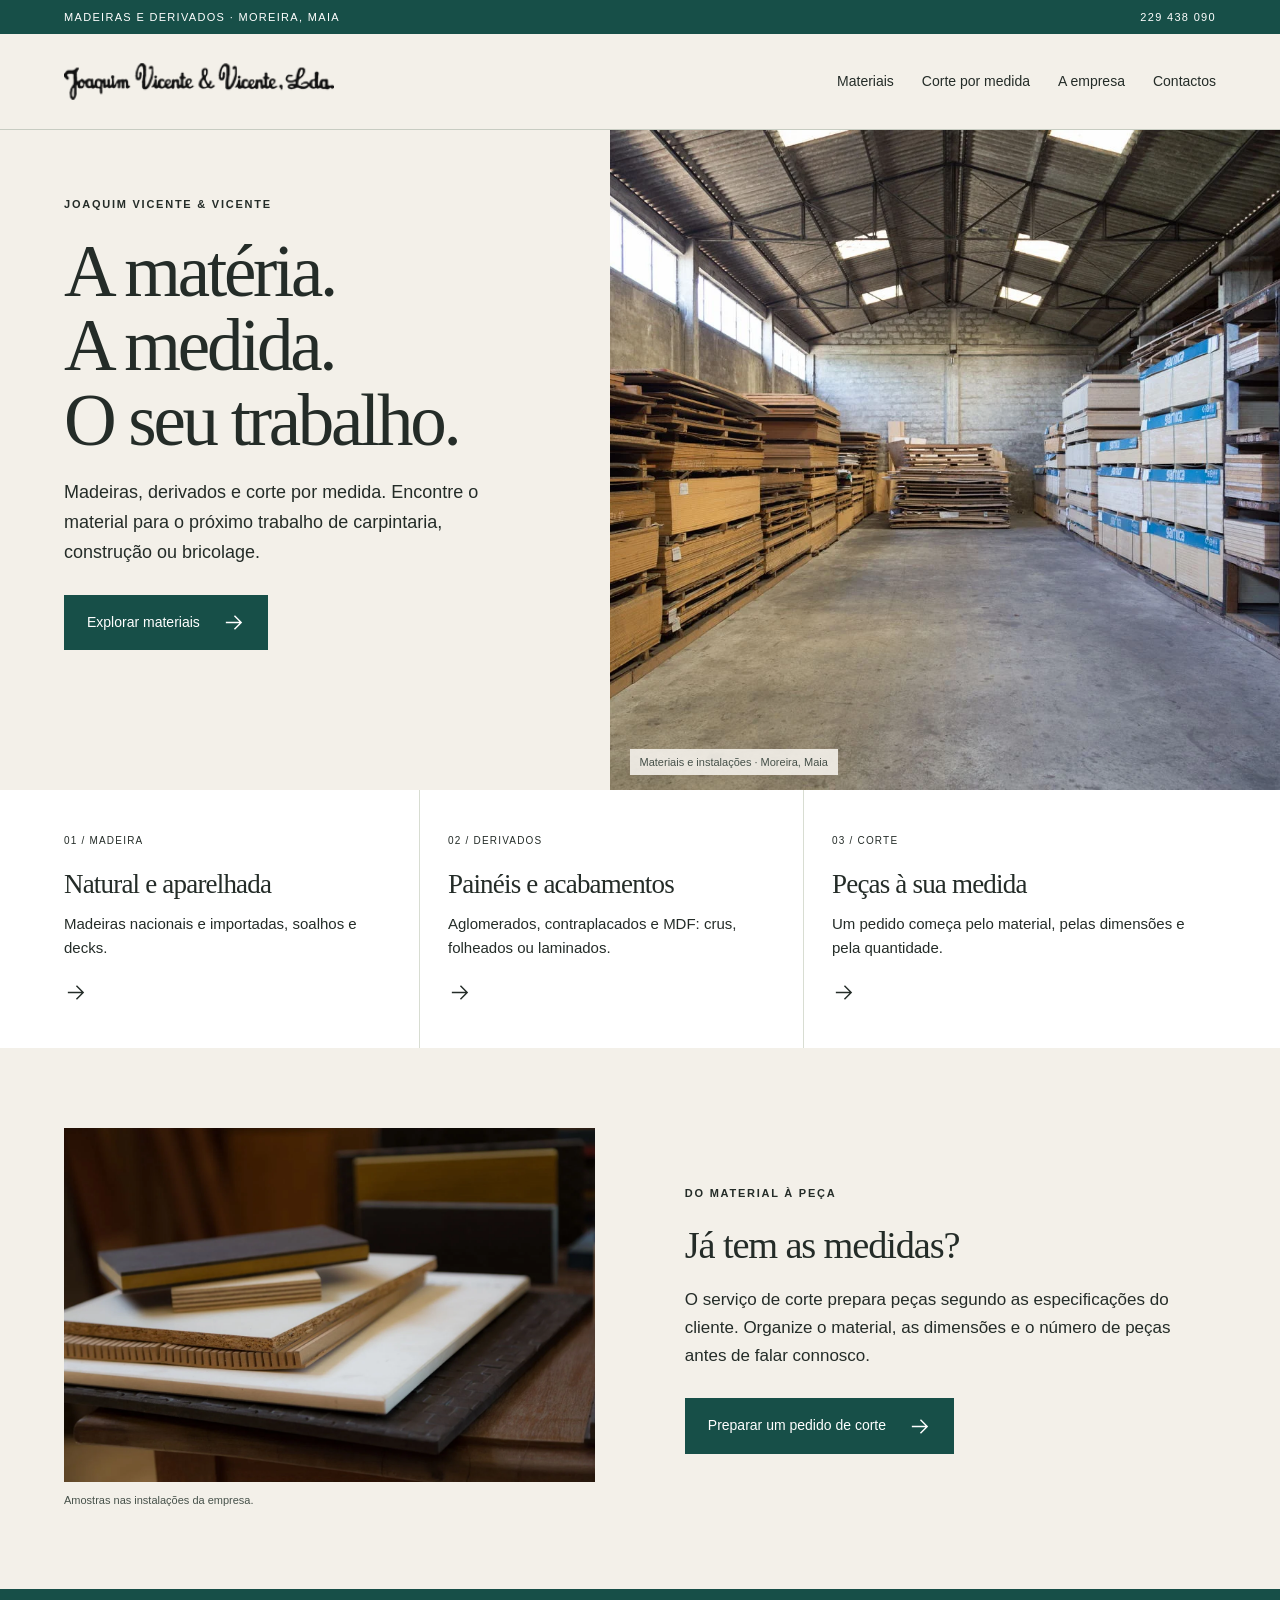
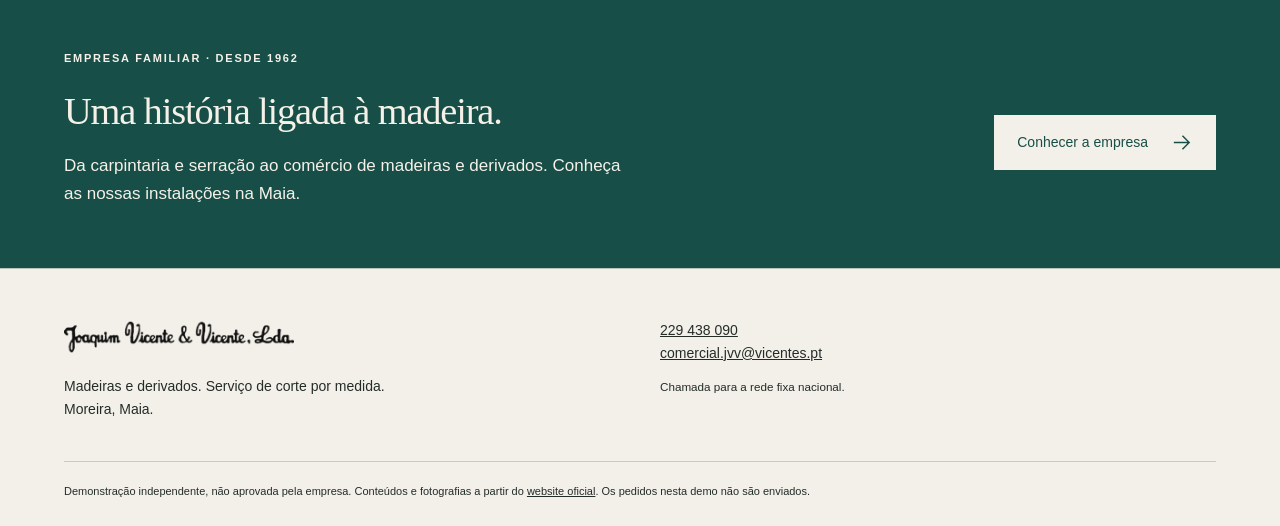
<file: index.html>
<!doctype html><html lang="pt-PT"><head><meta charset="utf-8"><meta name="viewport" content="width=device-width,initial-scale=1"><meta name="robots" content="noindex,nofollow"><title>Madeiras para o seu trabalho · Joaquim Vicente & Vicente</title><meta name="description" content="Madeiras, derivados e serviço de corte por medida na Maia."><link rel="stylesheet" href="style.css"><script src="app.js" defer></script></head><body><a class="skip" href="#main">Ir para o conteúdo</a><div class="topline"><span>MADEIRAS E DERIVADOS · MOREIRA, MAIA</span><a href="tel:+351229438090">229 438 090</a></div><header><a class="brand" href="index.html" aria-label="Joaquim Vicente e Vicente — início"><img src="assets/logo.png" alt="Joaquim Vicente e Vicente, Lda."></a><button class="menu" aria-expanded="false" aria-controls="nav">Menu</button><nav id="nav"><a href="materiais.html">Materiais</a><a href="corte.html">Corte por medida</a><a href="instalacoes.html">A empresa</a><a href="contactos.html">Contactos</a></nav></header><main id="main"><section class="hero"><div class="hero-copy"><p class="eyebrow">JOAQUIM VICENTE & VICENTE</p><h1>A matéria.<br>A medida.<br>O seu trabalho.</h1><p class="intro">Madeiras, derivados e corte por medida. Encontre o material para o próximo trabalho de carpintaria, construção ou bricolage.</p><a class="button" href="materiais.html">Explorar materiais<svg viewBox="0 0 24 24" aria-hidden="true"><path d="M4 12h15M13 5l7 7-7 7"/></svg></a></div><figure><img class="" src="assets/paineis.webp" alt="Madeiras e painéis nas instalações da Joaquim Vicente e Vicente" loading="lazy"><figcaption>Materiais e instalações · Moreira, Maia</figcaption></figure></section><section class="routes"><a href="materiais.html#madeiras"><span>01 / MADEIRA</span><h2>Natural e aparelhada</h2><p>Madeiras nacionais e importadas, soalhos e decks.</p><svg viewBox="0 0 24 24" aria-hidden="true"><path d="M4 12h15M13 5l7 7-7 7"/></svg></a><a href="materiais.html#paineis"><span>02 / DERIVADOS</span><h2>Painéis e acabamentos</h2><p>Aglomerados, contraplacados e MDF: crus, folheados ou laminados.</p><svg viewBox="0 0 24 24" aria-hidden="true"><path d="M4 12h15M13 5l7 7-7 7"/></svg></a><a href="corte.html"><span>03 / CORTE</span><h2>Peças à sua medida</h2><p>Um pedido começa pelo material, pelas dimensões e pela quantidade.</p><svg viewBox="0 0 24 24" aria-hidden="true"><path d="M4 12h15M13 5l7 7-7 7"/></svg></a></section><section class="split section"><figure><img class="" src="assets/exposicao.webp" alt="Amostras de painéis e diferentes acabamentos" loading="lazy"><figcaption>Amostras nas instalações da empresa.</figcaption></figure><div><p class="eyebrow">DO MATERIAL À PEÇA</p><h2>Já tem as medidas?</h2><p>O serviço de corte prepara peças segundo as especificações do cliente. Organize o material, as dimensões e o número de peças antes de falar connosco.</p><a class="button" href="corte.html#pedido">Preparar um pedido de corte<svg viewBox="0 0 24 24" aria-hidden="true"><path d="M4 12h15M13 5l7 7-7 7"/></svg></a></div></section><section class="band"><div><p class="eyebrow">EMPRESA FAMILIAR · DESDE 1962</p><h2>Uma história ligada à madeira.</h2><p>Da carpintaria e serração ao comércio de madeiras e derivados. Conheça as nossas instalações na Maia.</p></div><a class="button light" href="instalacoes.html">Conhecer a empresa<svg viewBox="0 0 24 24" aria-hidden="true"><path d="M4 12h15M13 5l7 7-7 7"/></svg></a></section></main><footer><div><img src="assets/logo.png" alt="Joaquim Vicente e Vicente, Lda."><p>Madeiras e derivados. Serviço de corte por medida.<br>Moreira, Maia.</p></div><div><a href="tel:+351229438090">229 438 090</a><a href="mailto:comercial.jvv@vicentes.pt">comercial.jvv@vicentes.pt</a><small>Chamada para a rede fixa nacional.</small></div><div class="footnote">Demonstração independente, não aprovada pela empresa. Conteúdos e fotografias a partir do <a href="https://www.jvv.vicentes.pt/">website oficial</a>. Os pedidos nesta demo não são enviados.</div></footer></body></html>
</file>
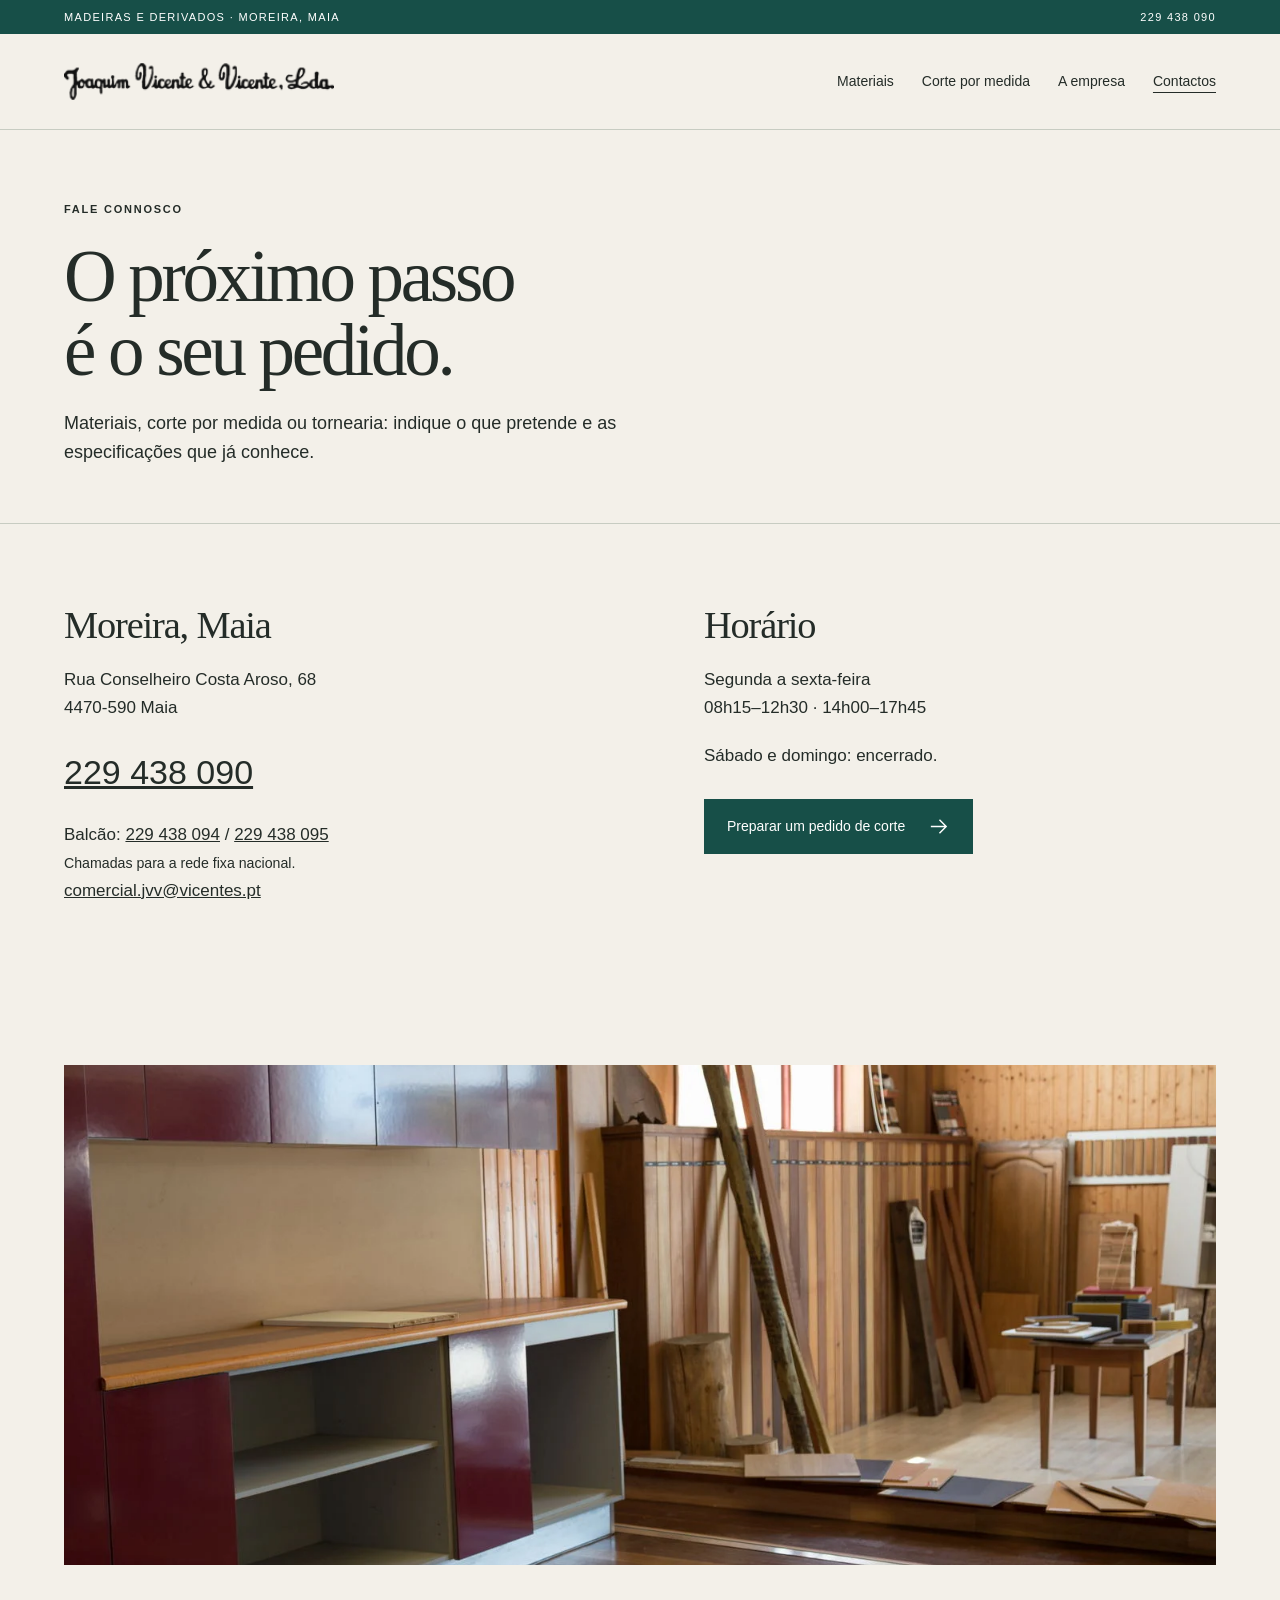
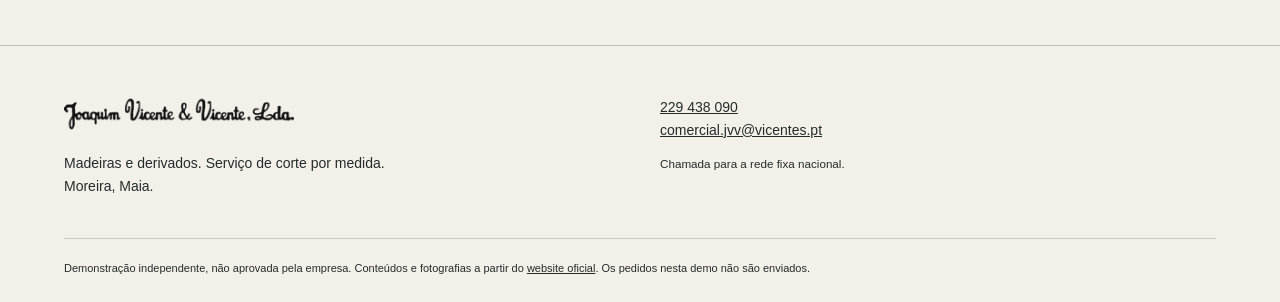
<file: contactos.html>
<!doctype html><html lang="pt-PT"><head><meta charset="utf-8"><meta name="viewport" content="width=device-width,initial-scale=1"><meta name="robots" content="noindex,nofollow"><title>Contactos · Joaquim Vicente & Vicente</title><meta name="description" content="Madeiras, derivados e serviço de corte por medida na Maia."><link rel="stylesheet" href="style.css"><script src="app.js" defer></script></head><body><a class="skip" href="#main">Ir para o conteúdo</a><div class="topline"><span>MADEIRAS E DERIVADOS · MOREIRA, MAIA</span><a href="tel:+351229438090">229 438 090</a></div><header><a class="brand" href="index.html" aria-label="Joaquim Vicente e Vicente — início"><img src="assets/logo.png" alt="Joaquim Vicente e Vicente, Lda."></a><button class="menu" aria-expanded="false" aria-controls="nav">Menu</button><nav id="nav"><a href="materiais.html">Materiais</a><a href="corte.html">Corte por medida</a><a href="instalacoes.html">A empresa</a><a href="contactos.html" aria-current="page">Contactos</a></nav></header><main id="main"><section class="pagehead"><p class="eyebrow">FALE CONNOSCO</p><h1>O próximo passo<br>é o seu pedido.</h1><p>Materiais, corte por medida ou tornearia: indique o que pretende e as especificações que já conhece.</p></section><section class="contacts section"><div><h2>Moreira, Maia</h2><p>Rua Conselheiro Costa Aroso, 68<br>4470-590 Maia</p><a class="biglink" href="tel:+351229438090">229 438 090</a><p>Balcão: <a href="tel:+351229438094">229 438 094</a> / <a href="tel:+351229438095">229 438 095</a><br><small>Chamadas para a rede fixa nacional.</small></p><a href="mailto:comercial.jvv@vicentes.pt">comercial.jvv@vicentes.pt</a></div><div><h2>Horário</h2><p>Segunda a sexta-feira<br>08h15–12h30 · 14h00–17h45</p><p>Sábado e domingo: encerrado.</p><a class="button" href="corte.html#pedido">Preparar um pedido de corte<svg viewBox="0 0 24 24" aria-hidden="true"><path d="M4 12h15M13 5l7 7-7 7"/></svg></a></div></section><section class="section"><img class="contactphoto" src="assets/loja.webp" alt="Exposição nas instalações da Joaquim Vicente e Vicente" loading="lazy"></section></main><footer><div><img src="assets/logo.png" alt="Joaquim Vicente e Vicente, Lda."><p>Madeiras e derivados. Serviço de corte por medida.<br>Moreira, Maia.</p></div><div><a href="tel:+351229438090">229 438 090</a><a href="mailto:comercial.jvv@vicentes.pt">comercial.jvv@vicentes.pt</a><small>Chamada para a rede fixa nacional.</small></div><div class="footnote">Demonstração independente, não aprovada pela empresa. Conteúdos e fotografias a partir do <a href="https://www.jvv.vicentes.pt/">website oficial</a>. Os pedidos nesta demo não são enviados.</div></footer></body></html>
</file>
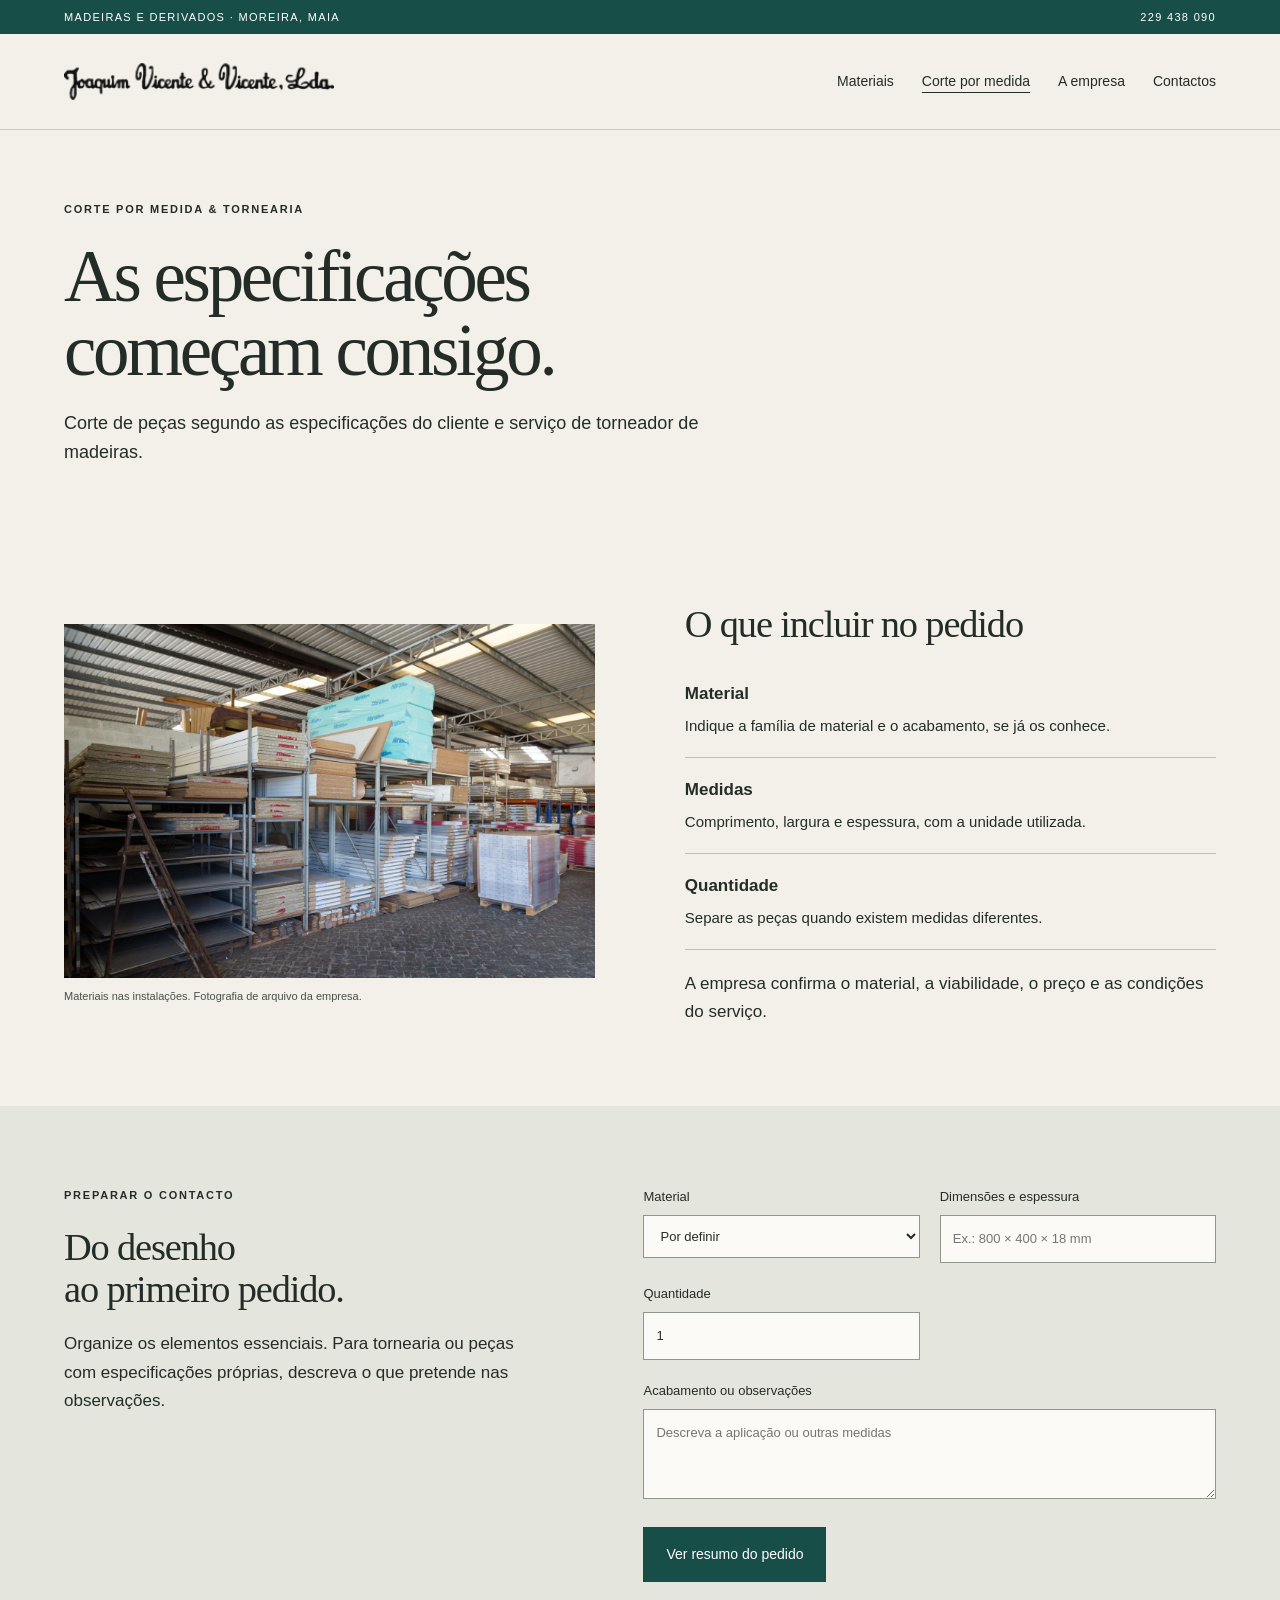
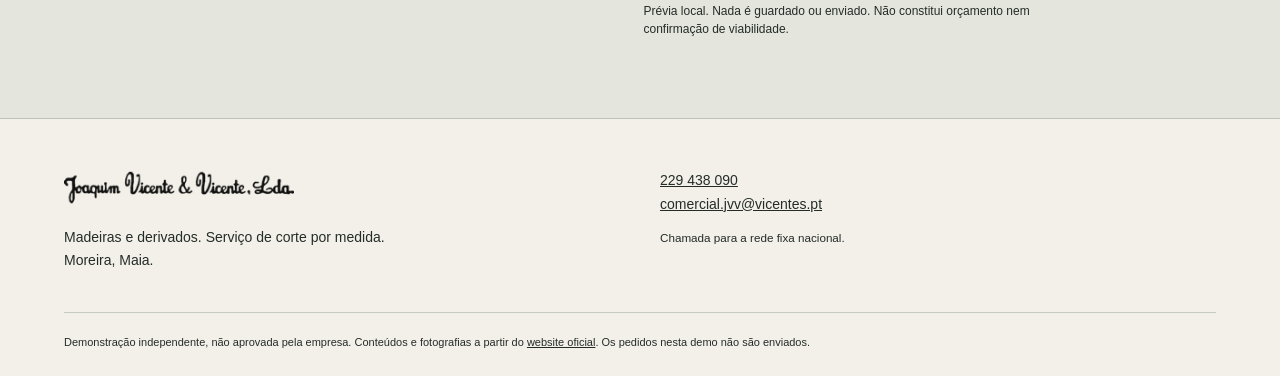
<file: corte.html>
<!doctype html><html lang="pt-PT"><head><meta charset="utf-8"><meta name="viewport" content="width=device-width,initial-scale=1"><meta name="robots" content="noindex,nofollow"><title>Corte por medida · Joaquim Vicente & Vicente</title><meta name="description" content="Madeiras, derivados e serviço de corte por medida na Maia."><link rel="stylesheet" href="style.css"><script src="app.js" defer></script></head><body><a class="skip" href="#main">Ir para o conteúdo</a><div class="topline"><span>MADEIRAS E DERIVADOS · MOREIRA, MAIA</span><a href="tel:+351229438090">229 438 090</a></div><header><a class="brand" href="index.html" aria-label="Joaquim Vicente e Vicente — início"><img src="assets/logo.png" alt="Joaquim Vicente e Vicente, Lda."></a><button class="menu" aria-expanded="false" aria-controls="nav">Menu</button><nav id="nav"><a href="materiais.html">Materiais</a><a href="corte.html" aria-current="page">Corte por medida</a><a href="instalacoes.html">A empresa</a><a href="contactos.html">Contactos</a></nav></header><main id="main"><section class="pagehead"><p class="eyebrow">CORTE POR MEDIDA & TORNEARIA</p><h1>As especificações<br>começam consigo.</h1><p>Corte de peças segundo as especificações do cliente e serviço de torneador de madeiras.</p></section><section class="split section"><figure><img class="" src="assets/armazem.webp" alt="Painéis e derivados armazenados na empresa" loading="lazy"><figcaption>Materiais nas instalações. Fotografia de arquivo da empresa.</figcaption></figure><div><h2>O que incluir no pedido</h2><ol class="steps"><li><strong>Material</strong><span>Indique a família de material e o acabamento, se já os conhece.</span></li><li><strong>Medidas</strong><span>Comprimento, largura e espessura, com a unidade utilizada.</span></li><li><strong>Quantidade</strong><span>Separe as peças quando existem medidas diferentes.</span></li></ol><p>A empresa confirma o material, a viabilidade, o preço e as condições do serviço.</p></div></section><section class="request section" id="pedido"><div><p class="eyebrow">PREPARAR O CONTACTO</p><h2>Do desenho<br>ao primeiro pedido.</h2><p>Organize os elementos essenciais. Para tornearia ou peças com especificações próprias, descreva o que pretende nas observações.</p></div><form data-preview><div class="fields"><label>Material<select name="material"><option>Por definir</option><option>Madeira</option><option>MDF</option><option>Aglomerado</option><option>Contraplacado</option><option>Outro material</option></select></label><label>Dimensões e espessura<input name="dimensoes" placeholder="Ex.: 800 × 400 × 18 mm" required></label><label>Quantidade<input name="quantidade" type="number" min="1" max="99999" value="1" required></label><label>Acabamento ou observações<textarea name="observacoes" rows="3" placeholder="Descreva a aplicação ou outras medidas"></textarea></label></div><button class="button" type="submit">Ver resumo do pedido</button><p class="small">Prévia local. Nada é guardado ou enviado. Não constitui orçamento nem confirmação de viabilidade.</p><section class="summary" hidden aria-live="polite"><h3>O seu resumo</h3><pre></pre><p>Pode usar este resumo quando contactar a empresa.</p><a href="mailto:comercial.jvv@vicentes.pt">Abrir email para a empresa</a></section></form></section></main><footer><div><img src="assets/logo.png" alt="Joaquim Vicente e Vicente, Lda."><p>Madeiras e derivados. Serviço de corte por medida.<br>Moreira, Maia.</p></div><div><a href="tel:+351229438090">229 438 090</a><a href="mailto:comercial.jvv@vicentes.pt">comercial.jvv@vicentes.pt</a><small>Chamada para a rede fixa nacional.</small></div><div class="footnote">Demonstração independente, não aprovada pela empresa. Conteúdos e fotografias a partir do <a href="https://www.jvv.vicentes.pt/">website oficial</a>. Os pedidos nesta demo não são enviados.</div></footer></body></html>
</file>
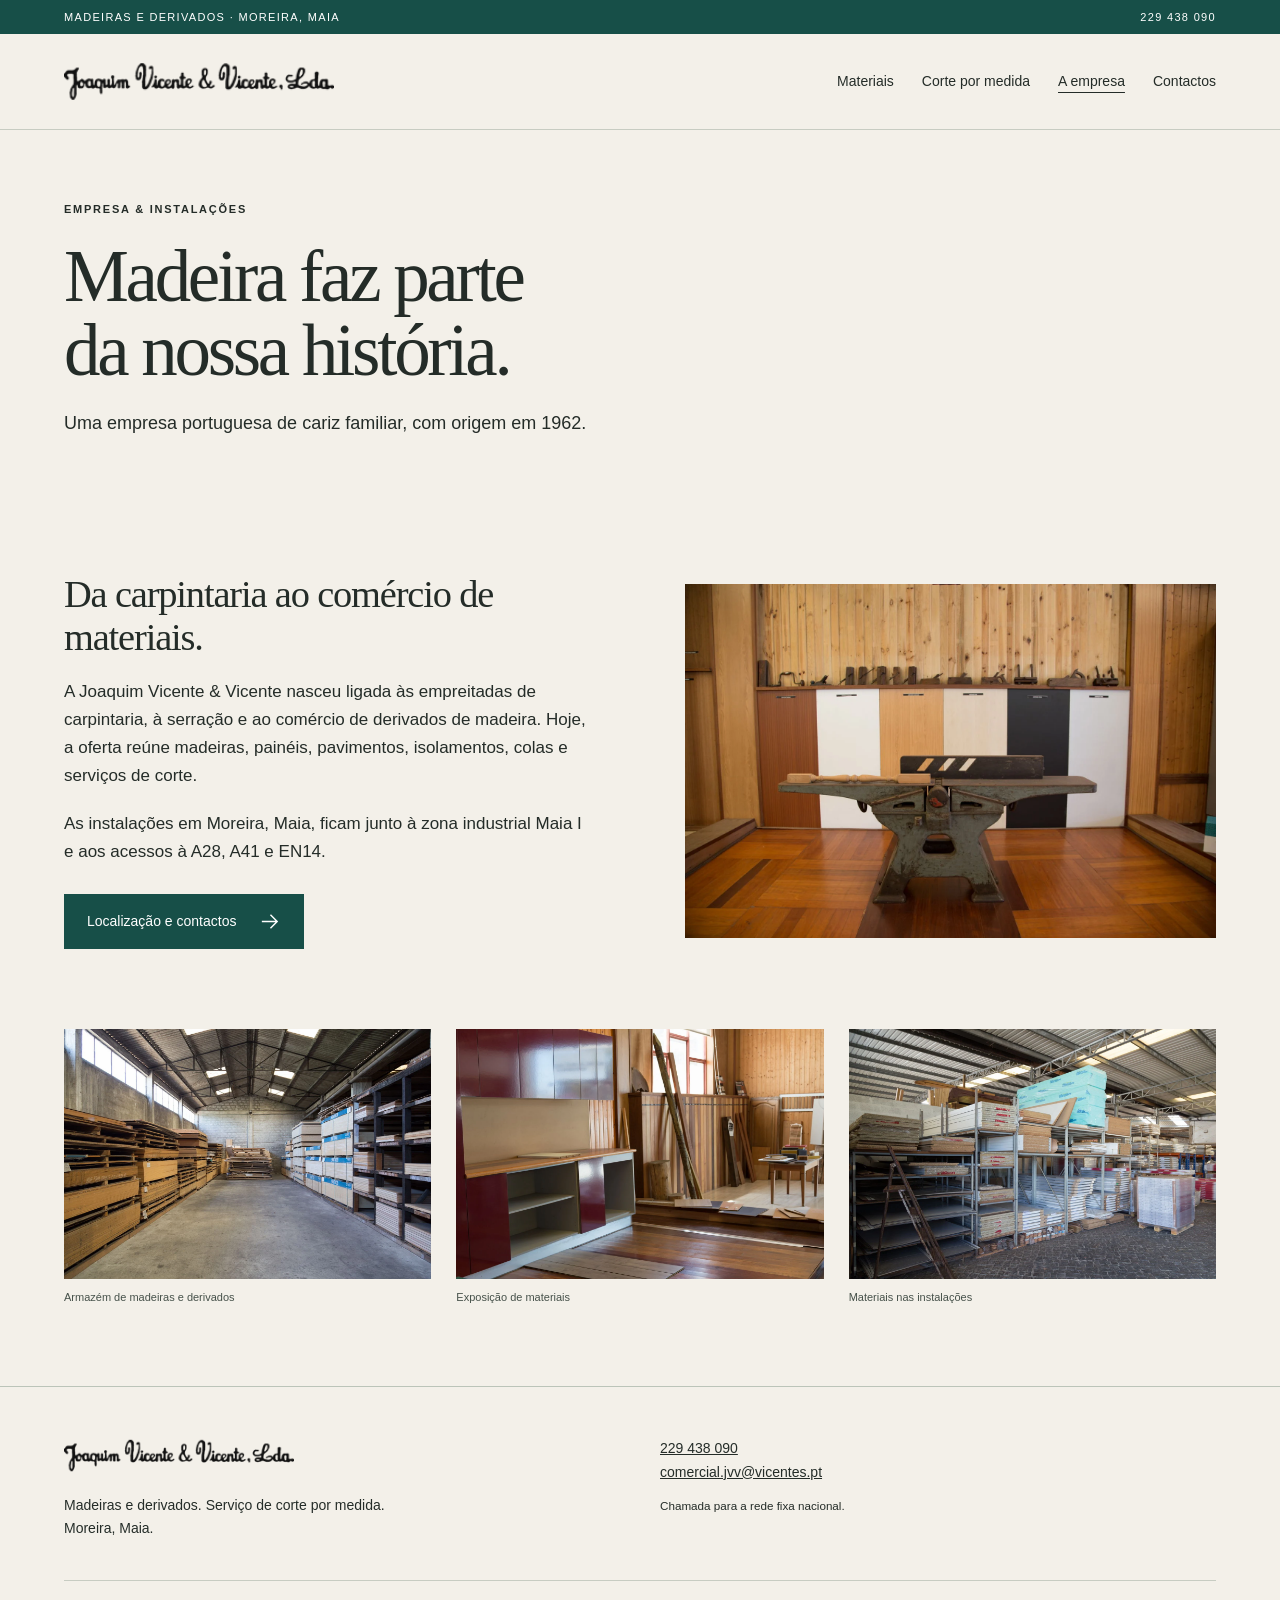
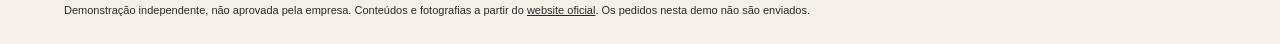
<file: instalacoes.html>
<!doctype html><html lang="pt-PT"><head><meta charset="utf-8"><meta name="viewport" content="width=device-width,initial-scale=1"><meta name="robots" content="noindex,nofollow"><title>A empresa · Joaquim Vicente & Vicente</title><meta name="description" content="Madeiras, derivados e serviço de corte por medida na Maia."><link rel="stylesheet" href="style.css"><script src="app.js" defer></script></head><body><a class="skip" href="#main">Ir para o conteúdo</a><div class="topline"><span>MADEIRAS E DERIVADOS · MOREIRA, MAIA</span><a href="tel:+351229438090">229 438 090</a></div><header><a class="brand" href="index.html" aria-label="Joaquim Vicente e Vicente — início"><img src="assets/logo.png" alt="Joaquim Vicente e Vicente, Lda."></a><button class="menu" aria-expanded="false" aria-controls="nav">Menu</button><nav id="nav"><a href="materiais.html">Materiais</a><a href="corte.html">Corte por medida</a><a href="instalacoes.html" aria-current="page">A empresa</a><a href="contactos.html">Contactos</a></nav></header><main id="main"><section class="pagehead"><p class="eyebrow">EMPRESA & INSTALAÇÕES</p><h1>Madeira faz parte<br>da nossa história.</h1><p>Uma empresa portuguesa de cariz familiar, com origem em 1962.</p></section><section class="split section"><div><h2>Da carpintaria ao comércio de materiais.</h2><p>A Joaquim Vicente & Vicente nasceu ligada às empreitadas de carpintaria, à serração e ao comércio de derivados de madeira. Hoje, a oferta reúne madeiras, painéis, pavimentos, isolamentos, colas e serviços de corte.</p><p>As instalações em Moreira, Maia, ficam junto à zona industrial Maia I e aos acessos à A28, A41 e EN14.</p><a class="button" href="contactos.html">Localização e contactos<svg viewBox="0 0 24 24" aria-hidden="true"><path d="M4 12h15M13 5l7 7-7 7"/></svg></a></div><img class="" src="assets/instalacoes.webp" alt="Espaço de exposição de madeiras e materiais" loading="lazy"></section><section class="gallery section"><figure><img class="" src="assets/paineis.webp" alt="Corredor do armazém com madeiras e painéis" loading="lazy"><figcaption>Armazém de madeiras e derivados</figcaption></figure><figure><img class="" src="assets/loja.webp" alt="Exposição de painéis, portas e revestimentos" loading="lazy"><figcaption>Exposição de materiais</figcaption></figure><figure><img class="" src="assets/armazem.webp" alt="Prateleiras com painéis e materiais embalados" loading="lazy"><figcaption>Materiais nas instalações</figcaption></figure></section></main><footer><div><img src="assets/logo.png" alt="Joaquim Vicente e Vicente, Lda."><p>Madeiras e derivados. Serviço de corte por medida.<br>Moreira, Maia.</p></div><div><a href="tel:+351229438090">229 438 090</a><a href="mailto:comercial.jvv@vicentes.pt">comercial.jvv@vicentes.pt</a><small>Chamada para a rede fixa nacional.</small></div><div class="footnote">Demonstração independente, não aprovada pela empresa. Conteúdos e fotografias a partir do <a href="https://www.jvv.vicentes.pt/">website oficial</a>. Os pedidos nesta demo não são enviados.</div></footer></body></html>
</file>
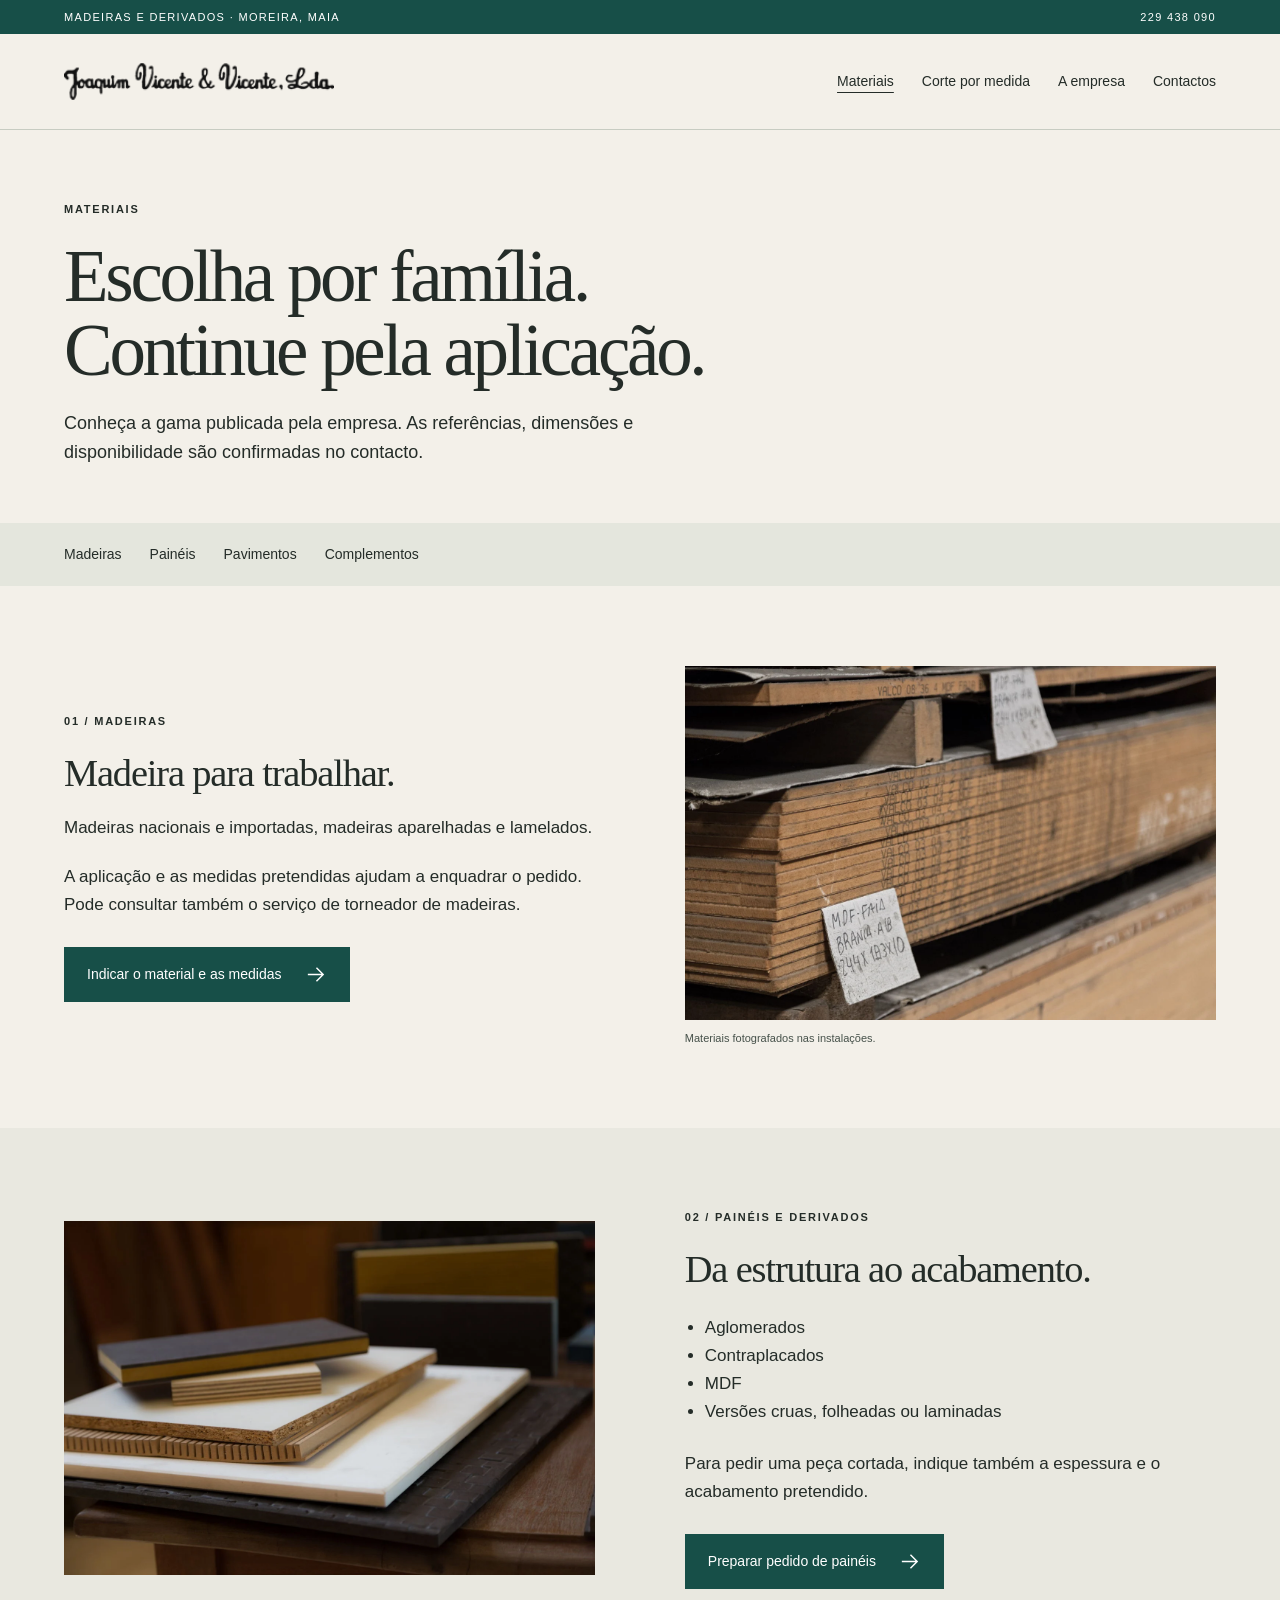
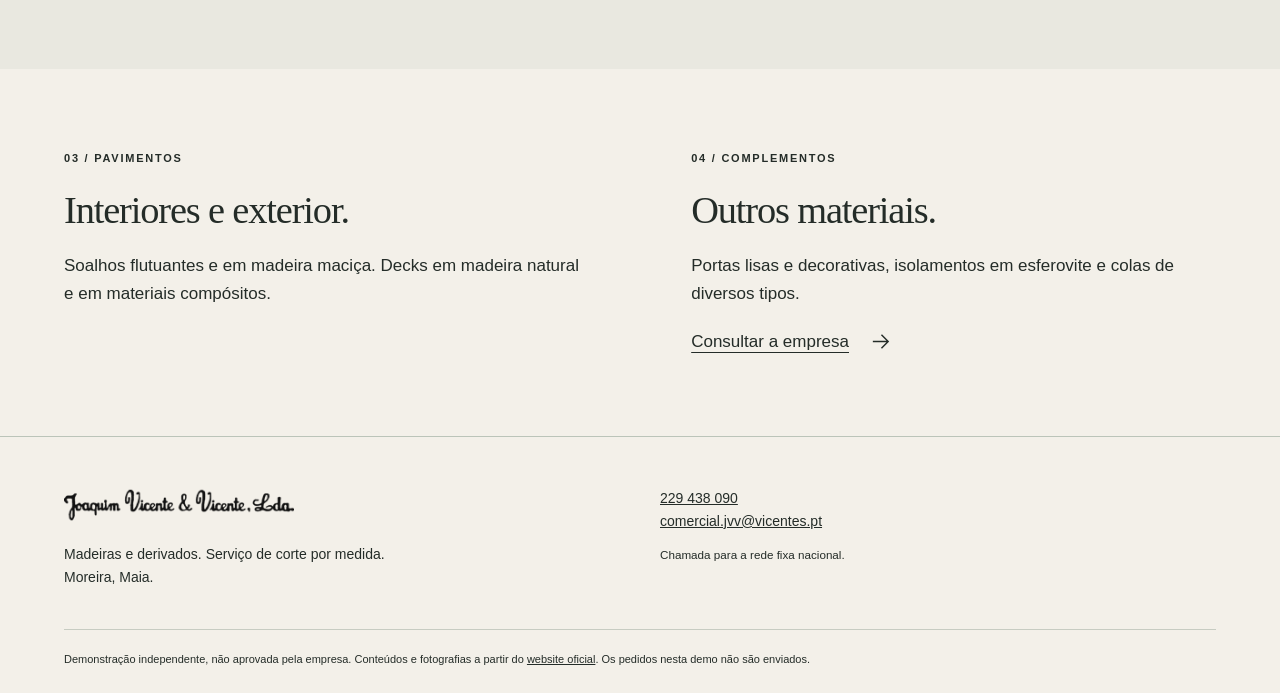
<file: materiais.html>
<!doctype html><html lang="pt-PT"><head><meta charset="utf-8"><meta name="viewport" content="width=device-width,initial-scale=1"><meta name="robots" content="noindex,nofollow"><title>Materiais · Joaquim Vicente & Vicente</title><meta name="description" content="Madeiras, derivados e serviço de corte por medida na Maia."><link rel="stylesheet" href="style.css"><script src="app.js" defer></script></head><body><a class="skip" href="#main">Ir para o conteúdo</a><div class="topline"><span>MADEIRAS E DERIVADOS · MOREIRA, MAIA</span><a href="tel:+351229438090">229 438 090</a></div><header><a class="brand" href="index.html" aria-label="Joaquim Vicente e Vicente — início"><img src="assets/logo.png" alt="Joaquim Vicente e Vicente, Lda."></a><button class="menu" aria-expanded="false" aria-controls="nav">Menu</button><nav id="nav"><a href="materiais.html" aria-current="page">Materiais</a><a href="corte.html">Corte por medida</a><a href="instalacoes.html">A empresa</a><a href="contactos.html">Contactos</a></nav></header><main id="main"><section class="pagehead"><p class="eyebrow">MATERIAIS</p><h1>Escolha por família.<br>Continue pela aplicação.</h1><p>Conheça a gama publicada pela empresa. As referências, dimensões e disponibilidade são confirmadas no contacto.</p></section><nav class="subnav" aria-label="Famílias de materiais"><a href="#madeiras">Madeiras</a><a href="#paineis">Painéis</a><a href="#pavimentos">Pavimentos</a><a href="#complementos">Complementos</a></nav><section class="split section" id="madeiras"><div><p class="eyebrow">01 / MADEIRAS</p><h2>Madeira para trabalhar.</h2><p>Madeiras nacionais e importadas, madeiras aparelhadas e lamelados.</p><p>A aplicação e as medidas pretendidas ajudam a enquadrar o pedido. Pode consultar também o serviço de torneador de madeiras.</p><a class="button" href="corte.html?material=Madeira#pedido">Indicar o material e as medidas<svg viewBox="0 0 24 24" aria-hidden="true"><path d="M4 12h15M13 5l7 7-7 7"/></svg></a></div><figure><img class="" src="assets/madeiras.webp" alt="Peças de madeira e derivados organizadas em prateleiras" loading="lazy"><figcaption>Materiais fotografados nas instalações.</figcaption></figure></section><section class="split section alternate" id="paineis"><figure><img class="" src="assets/exposicao.webp" alt="Amostras de painéis com diferentes superfícies e espessuras" loading="lazy"></figure><div><p class="eyebrow">02 / PAINÉIS E DERIVADOS</p><h2>Da estrutura ao acabamento.</h2><ul class="list"><li>Aglomerados</li><li>Contraplacados</li><li>MDF</li><li>Versões cruas, folheadas ou laminadas</li></ul><p>Para pedir uma peça cortada, indique também a espessura e o acabamento pretendido.</p><a class="button" href="corte.html?material=MDF#pedido">Preparar pedido de painéis<svg viewBox="0 0 24 24" aria-hidden="true"><path d="M4 12h15M13 5l7 7-7 7"/></svg></a></div></section><section class="two section" id="pavimentos"><div><p class="eyebrow">03 / PAVIMENTOS</p><h2>Interiores e exterior.</h2><p>Soalhos flutuantes e em madeira maciça. Decks em madeira natural e em materiais compósitos.</p></div><div id="complementos"><p class="eyebrow">04 / COMPLEMENTOS</p><h2>Outros materiais.</h2><p>Portas lisas e decorativas, isolamentos em esferovite e colas de diversos tipos.</p><a class="textlink" href="contactos.html">Consultar a empresa<svg viewBox="0 0 24 24" aria-hidden="true"><path d="M4 12h15M13 5l7 7-7 7"/></svg></a></div></section></main><footer><div><img src="assets/logo.png" alt="Joaquim Vicente e Vicente, Lda."><p>Madeiras e derivados. Serviço de corte por medida.<br>Moreira, Maia.</p></div><div><a href="tel:+351229438090">229 438 090</a><a href="mailto:comercial.jvv@vicentes.pt">comercial.jvv@vicentes.pt</a><small>Chamada para a rede fixa nacional.</small></div><div class="footnote">Demonstração independente, não aprovada pela empresa. Conteúdos e fotografias a partir do <a href="https://www.jvv.vicentes.pt/">website oficial</a>. Os pedidos nesta demo não são enviados.</div></footer></body></html>
</file>
<file: style.css>
*{box-sizing:border-box}html{scroll-behavior:smooth;scroll-padding-top:24px}body{margin:0;background:#f3f0e9;color:#242c28;font:17px/1.65 Arial,sans-serif}a{color:inherit}img{display:block;max-width:100%;object-fit:cover}button,input,select,textarea{font:inherit}button,a{touch-action:manipulation}a:focus-visible,button:focus-visible,input:focus-visible,select:focus-visible,textarea:focus-visible{outline:3px solid #a97438;outline-offset:5px}.skip{position:absolute;left:-999px}.skip:focus{left:10px;top:10px;background:white;z-index:10}.topline{padding:8px 5vw;background:#174f48;color:#fff;display:flex;justify-content:space-between;font-size:11px;letter-spacing:.12em}.topline a{text-decoration:none;white-space:nowrap}header{display:flex;align-items:center;justify-content:space-between;padding:26px 5vw;border-bottom:1px solid #c7ccc2;gap:30px}.brand img{width:270px;height:auto}nav{display:flex;gap:28px}nav a{text-decoration:none;font-size:14px}nav a:hover,nav a[aria-current]{text-decoration:underline;text-underline-offset:6px}.menu{display:none;background:none;border:1px solid;padding:7px 12px}h1,h2,h3,p,figure{margin:0}h1{font:clamp(48px,5.7vw,84px)/1.02 Georgia,serif;letter-spacing:-.045em}h2{font:clamp(30px,3vw,46px)/1.1 Georgia,serif;letter-spacing:-.03em}h3{font:30px/1.2 Georgia,serif}p{margin-top:20px;max-width:62ch}.eyebrow{font-size:11px;letter-spacing:.16em;font-weight:bold;margin:0 0 22px}.intro{font-size:18px;max-width:43ch}.hero{display:grid;grid-template-columns:1fr 1.1fr;min-height:660px}.hero-copy{padding:65px 5vw 65px}.hero figure{position:relative}.hero img{width:100%;height:100%;position:absolute;inset:0}.hero figcaption{position:absolute;bottom:15px;left:20px;background:#f3f0e9e8;padding:4px 10px}.button{display:inline-flex;align-items:center;justify-content:space-between;gap:22px;background:#174f48;color:#fff;padding:15px 22px;text-decoration:none;font-size:14px;border:1px solid #174f48;margin-top:28px;cursor:pointer}.button svg,.textlink svg,.routes svg{width:23px;height:23px;fill:none;stroke:currentColor;stroke-width:1.5;flex:none}.button:hover{background:#103d37}.textlink{display:inline-flex;align-items:center;gap:20px;margin-top:20px;text-underline-offset:5px}.routes{display:grid;grid-template-columns:repeat(3,1fr);padding:0 5vw;background:#fff}.routes>a{padding:35px 30px 35px 0;text-decoration:none;position:relative;border-right:1px solid #d8ddd2;margin-right:28px}.routes>a:last-child{border:0;margin-right:0}.routes span{font-size:10px;letter-spacing:.12em}.routes h2{font-size:27px;margin-top:17px}.routes p{font-size:15px;margin-top:12px}.routes svg{margin-top:20px}.section{padding:80px 5vw}.split{display:grid;grid-template-columns:1fr 1fr;align-items:center;gap:7vw}.split img{width:100%;max-height:500px}.split figure{min-width:0}figcaption{font-size:11px;margin-top:9px;color:#46514a}.band{background:#174f48;color:#f5f1e8;padding:60px 5vw;display:flex;justify-content:space-between;align-items:center;gap:40px}.band p{max-width:60ch}.light{background:#f3f0e9;color:#174f48;border-color:#f3f0e9;flex:none}.light:hover{background:#ddd9ce}.pagehead{padding:70px 5vw 55px;max-width:1100px}.pagehead p:last-child{max-width:64ch;font-size:18px}.subnav{background:#e4e6dd;padding:20px 5vw;flex-wrap:wrap}.two{display:grid;grid-template-columns:1fr 1fr;gap:8vw}.alternate{background:#e9e8e0}.list{padding-left:20px;margin:24px 0}.steps{padding:0;list-style:none}.steps li{border-bottom:1px solid #bbc4b9;padding:18px 0}.steps span{display:block;font-size:15px;margin-top:6px}.request{background:#e4e6dd;display:grid;grid-template-columns:1fr 1.2fr;gap:8vw}.fields{display:grid;grid-template-columns:1fr 1fr;gap:20px}label{font-size:13px;display:block}label:last-child{grid-column:1/-1}input,select,textarea{display:block;width:100%;border:1px solid #8c998a;padding:12px;background:#fbfaf6;color:#242c28;margin-top:8px;border-radius:0}.small{font-size:12px;line-height:1.5}.summary{background:#fff;padding:25px;margin-top:24px;word-break:break-word}.summary pre{font:15px/1.6 Arial,sans-serif;white-space:pre-wrap}.gallery{display:grid;grid-template-columns:repeat(3,1fr);gap:25px;padding-top:0}.gallery img{width:100%;height:250px}.contacts{display:grid;grid-template-columns:1fr 1fr;gap:10vw;border-top:1px solid #c7ccc2}.biglink{display:block;font-size:34px;margin-top:22px}.contactphoto{width:100%;max-height:500px;object-position:center}.contacts a{overflow-wrap:anywhere}footer{padding:50px 5vw 25px;border-top:1px solid #bbc4b9;display:grid;grid-template-columns:1fr 1fr;gap:40px;font-size:14px}footer img{width:230px}footer a{display:block;overflow-wrap:anywhere}footer small{display:block;margin-top:12px}.footnote{grid-column:1/-1;border-top:1px solid #c7ccc2;padding-top:20px;font-size:11px;max-width:100%}.footnote a{display:inline} @media(max-width:760px){body{font-size:16px}.topline{font-size:9px;gap:15px}header{padding:22px 6vw;flex-wrap:wrap;gap:16px}.brand img{width:220px}.menu{display:block;font-size:13px}nav{display:none;width:100%;flex-direction:column;gap:0}nav.open{display:flex}nav a{padding:11px 0}.hero{display:flex;flex-direction:column;min-height:0}.hero-copy{padding:45px 6vw}.hero h1{font-size:57px}.hero figure{height:330px}.hero figcaption{left:12px;bottom:12px;font-size:10px}.routes{grid-template-columns:1fr;padding:0 6vw}.routes>a{border-right:0;border-bottom:1px solid #d8ddd2;margin:0;padding:26px 35px 26px 0}.routes svg{position:absolute;right:0;top:34px}.routes h2{font-size:28px}.routes>a:last-child{border:0}.section{padding:50px 6vw}.split,.two,.request,.contacts{grid-template-columns:1fr;gap:32px}.split img{max-height:380px}.band{display:block;padding:45px 6vw}.band h2{font-size:36px}.pagehead{padding:45px 6vw}.pagehead h1{font-size:46px}.subnav{display:flex;flex-direction:row;padding:17px 6vw;gap:15px}.subnav a{font-size:13px}.fields{grid-template-columns:1fr}.fields label{grid-column:auto}.gallery{grid-template-columns:1fr;padding-top:0}.gallery img{height:auto}.biglink{font-size:30px}footer{grid-template-columns:1fr;padding:40px 6vw 20px;gap:25px}.footnote{grid-column:auto}.contacts{padding-top:35px}h2{font-size:34px}}@media(prefers-reduced-motion:reduce){html{scroll-behavior:auto}}
</file>
